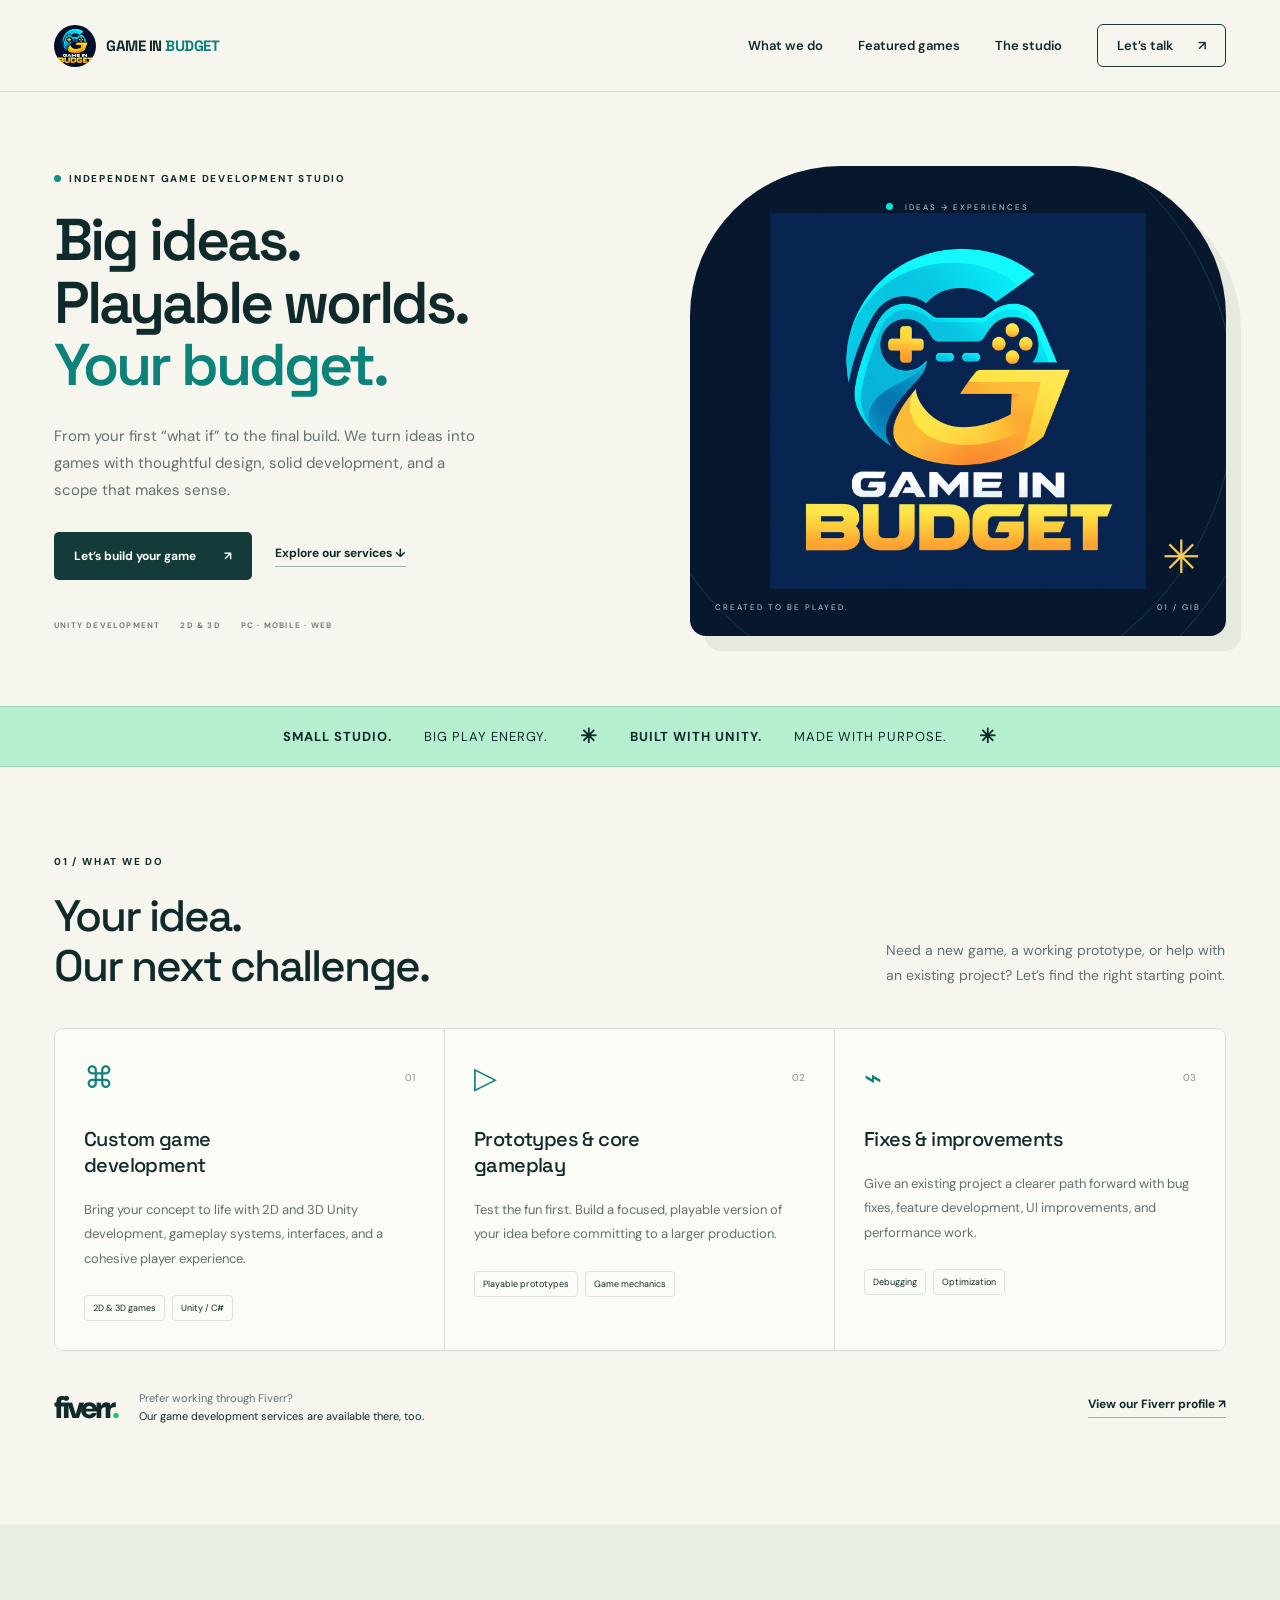
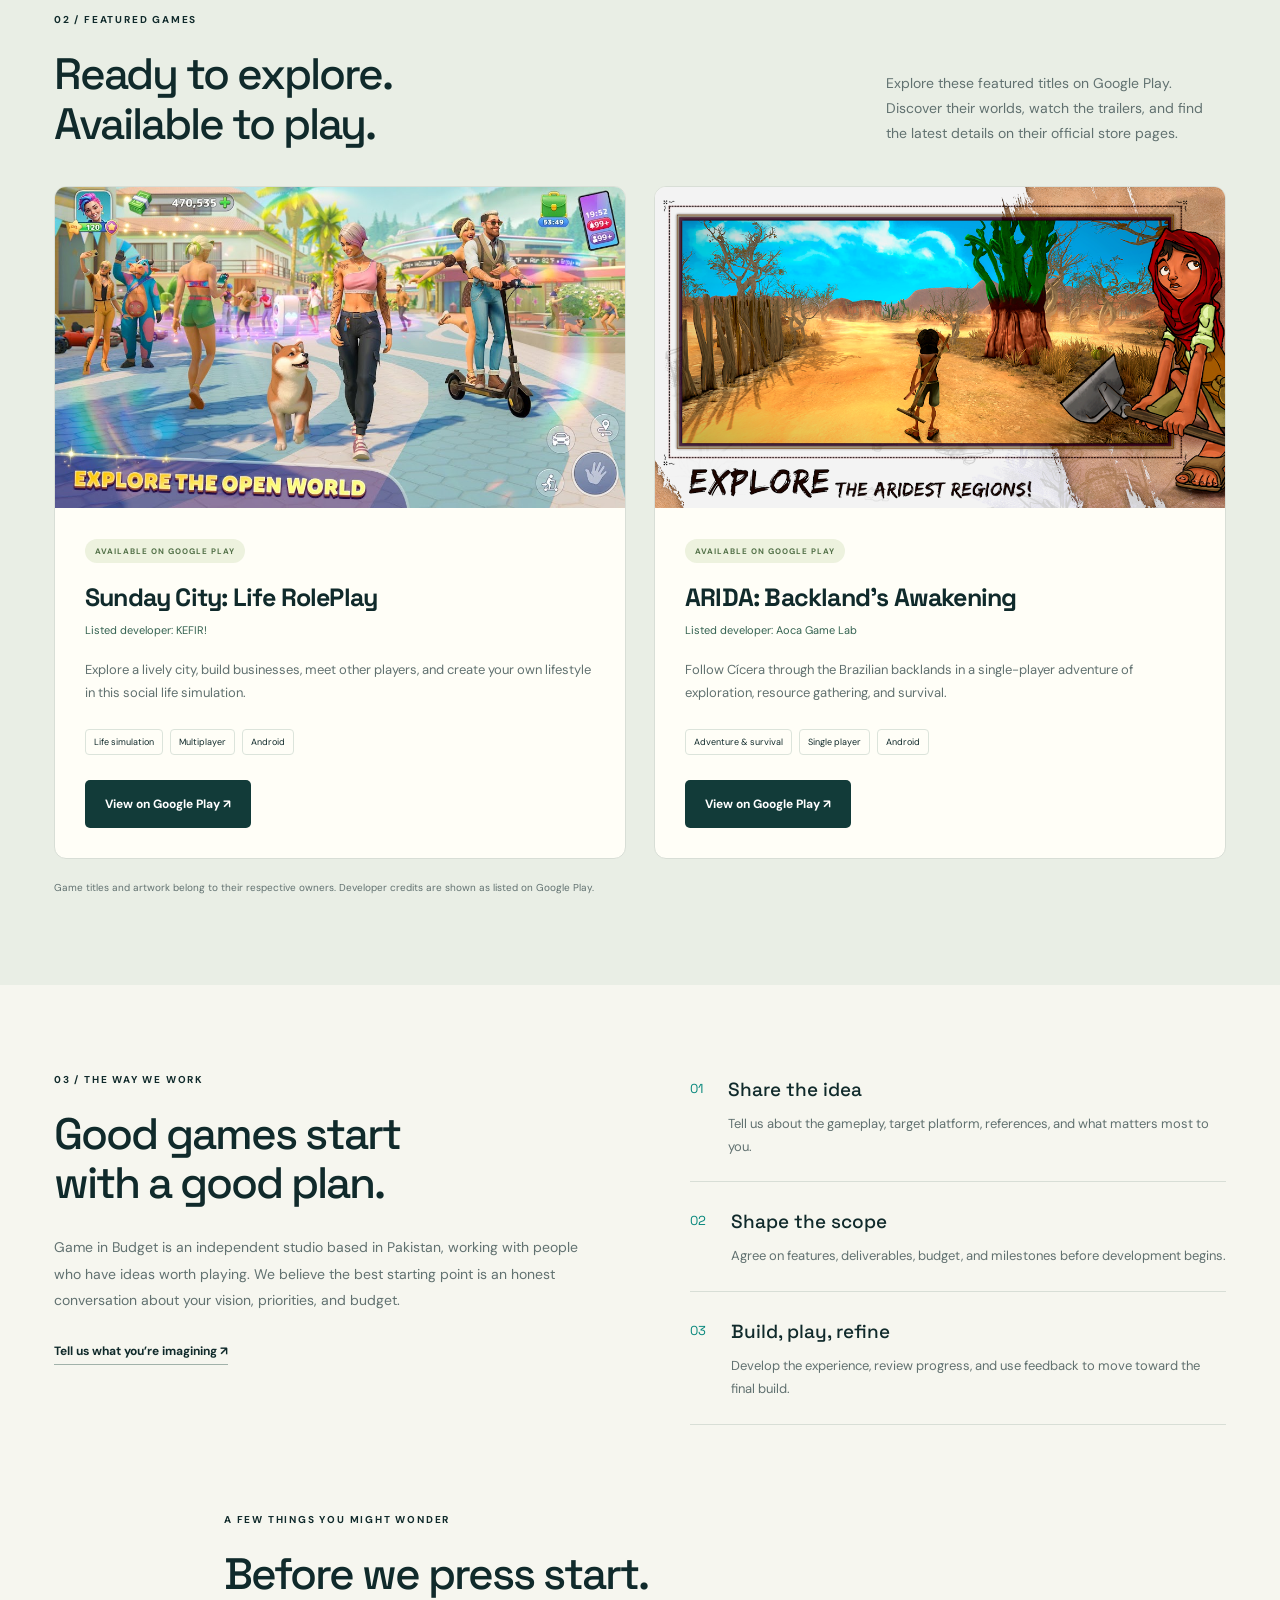
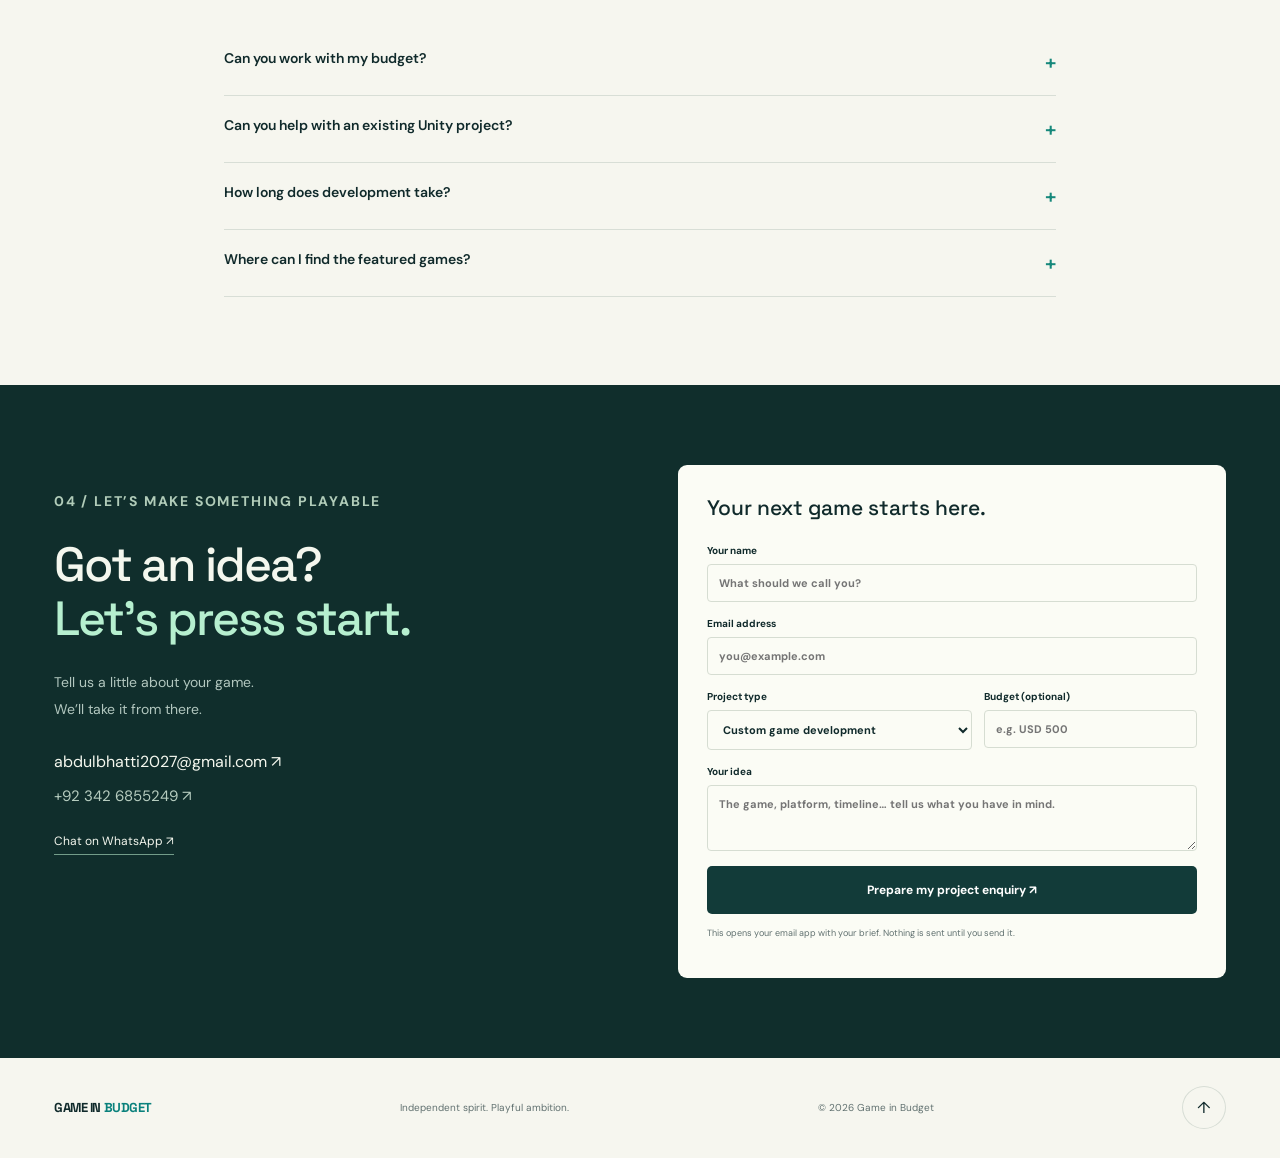
<file: index.html>
<!doctype html><html lang="en"><head><meta charset="utf-8"><meta name="viewport" content="width=device-width,initial-scale=1"><meta name="theme-color" content="#091819"><title>Game in Budget — Big ideas. Playable worlds.</title><meta name="description" content="Game in Budget creates custom Unity games and a selection of games on Google Play. Discuss your game development project with us."><link rel="icon" href="assets/logo.png"><link rel="stylesheet" href="style.css"></head><body><header><a class="brand" href="#home"><img src="assets/logo.png" alt="Game in Budget logo"><span>GAME IN <b>BUDGET</b></span></a><button class="menu" aria-label="Toggle navigation" aria-expanded="false">☰</button><nav><a href="#services">What we do</a><a href="#games">Featured games</a><a href="#studio">The studio</a><a class="nav-cta" href="#contact">Let’s talk <span>↗</span></a></nav></header><main><section class="hero wrap" id="home"><div class="hero-copy"><p class="eyebrow"><i></i> INDEPENDENT GAME DEVELOPMENT STUDIO</p><h1>Big ideas.<br>Playable worlds.<br><em>Your budget.</em></h1><p class="intro">From your first “what if” to the final build. We turn ideas into games with thoughtful design, solid development, and a scope that makes sense.</p><div class="actions"><a class="button primary" href="#contact">Let’s build your game <span>↗</span></a><a class="text-link" href="#services">Explore our services ↓</a></div><div class="hero-note"><span>UNITY DEVELOPMENT</span><span>2D & 3D</span><span>PC · MOBILE · WEB</span></div></div><div class="hero-art"><div class="orbit o1"></div><div class="orbit o2"></div><div class="art-label"><span class="dot"></span> IDEAS → EXPERIENCES</div><img src="assets/logo.png" alt="Teal and gold Game in Budget gamepad emblem"><div class="art-bottom"><span>CREATED TO BE PLAYED.</span><span>01 / GIB</span></div><span class="spark">✳</span></div></section><div class="ticker"><div>SMALL STUDIO. <span>BIG PLAY ENERGY.</span> <b>✳</b> BUILT WITH UNITY. <span>MADE WITH PURPOSE.</span> <b>✳</b></div></div><section class="wrap section" id="services"><div class="section-head"><div><p class="eyebrow">01 / WHAT WE DO</p><h2>Your idea.<br>Our next challenge.</h2></div><p>Need a new game, a working prototype, or help with an existing project? Let’s find the right starting point.</p></div><div class="services"><article><div class="service-top"><span class="icon">⌘</span><small>01</small></div><h3>Custom game development</h3><p>Bring your concept to life with 2D and 3D Unity development, gameplay systems, interfaces, and a cohesive player experience.</p><div class="tags"><span>2D & 3D games</span><span>Unity / C#</span></div></article><article><div class="service-top"><span class="icon">▷</span><small>02</small></div><h3>Prototypes & core gameplay</h3><p>Test the fun first. Build a focused, playable version of your idea before committing to a larger production.</p><div class="tags"><span>Playable prototypes</span><span>Game mechanics</span></div></article><article><div class="service-top"><span class="icon">⌁</span><small>03</small></div><h3>Fixes & improvements</h3><p>Give an existing project a clearer path forward with bug fixes, feature development, UI improvements, and performance work.</p><div class="tags"><span>Debugging</span><span>Optimization</span></div></article></div><div class="fiverr-strip"><div><span class="fiverr-word">fiverr<span>.</span></span><p>Prefer working through Fiverr?<br><strong>Our game development services are available there, too.</strong></p></div><a href="https://www.fiverr.com/s/vbbl7vD" target="_blank" rel="noopener noreferrer" class="text-link">View our Fiverr profile ↗</a></div></section><section id="games" class="games-section"><div class="wrap section"><div class="section-head"><div><p class="eyebrow">02 / FEATURED GAMES</p><h2>Ready to explore.<br>Available to play.</h2></div><p>Explore these featured titles on Google Play. Discover their worlds, watch the trailers, and find the latest details on their official store pages.</p></div><div class="live-games"><article class="live-game"><a class="game-image-link" href="https://play.google.com/store/apps/details?id=adventure.party.real.life&amp;pcampaignid=web_share" target="_blank" rel="noopener noreferrer" aria-label="View Sunday City on Google Play"><img src="assets/sunday-city.webp" alt="Sunday City: Life RolePlay official store screenshot" loading="lazy"></a><div class="live-game-body"><span class="status">AVAILABLE ON GOOGLE PLAY</span><h3>Sunday City: Life RolePlay</h3><p class="publisher">Listed developer: KEFIR!</p><p>Explore a lively city, build businesses, meet other players, and create your own lifestyle in this social life simulation.</p><div class="tags"><span>Life simulation</span><span>Multiplayer</span><span>Android</span></div><a class="button primary" href="https://play.google.com/store/apps/details?id=adventure.party.real.life&amp;pcampaignid=web_share" target="_blank" rel="noopener noreferrer">View on Google Play ↗</a></div></article><article class="live-game"><a class="game-image-link" href="https://play.google.com/store/apps/details?id=com.AocaGameLab.Arida&amp;pcampaignid=web_share" target="_blank" rel="noopener noreferrer" aria-label="View ARIDA on Google Play"><img src="assets/arida.webp" alt="ARIDA: Backland’s Awakening official store screenshot" loading="lazy"></a><div class="live-game-body"><span class="status">AVAILABLE ON GOOGLE PLAY</span><h3>ARIDA: Backland’s Awakening</h3><p class="publisher">Listed developer: Aoca Game Lab</p><p>Follow Cícera through the Brazilian backlands in a single-player adventure of exploration, resource gathering, and survival.</p><div class="tags"><span>Adventure & survival</span><span>Single player</span><span>Android</span></div><a class="button primary" href="https://play.google.com/store/apps/details?id=com.AocaGameLab.Arida&amp;pcampaignid=web_share" target="_blank" rel="noopener noreferrer">View on Google Play ↗</a></div></article></div><p class="game-credits">Game titles and artwork belong to their respective owners. Developer credits are shown as listed on Google Play.</p></div></section><section class="wrap section" id="studio"><div class="studio-grid"><div><p class="eyebrow">03 / THE WAY WE WORK</p><h2>Good games start<br>with a good plan.</h2><p class="studio-intro">Game in Budget is an independent studio based in Pakistan, working with people who have ideas worth playing. We believe the best starting point is an honest conversation about your vision, priorities, and budget.</p><a class="text-link" href="#contact">Tell us what you’re imagining ↗</a></div><div class="steps"><article><span>01</span><div><h3>Share the idea</h3><p>Tell us about the gameplay, target platform, references, and what matters most to you.</p></div></article><article><span>02</span><div><h3>Shape the scope</h3><p>Agree on features, deliverables, budget, and milestones before development begins.</p></div></article><article><span>03</span><div><h3>Build, play, refine</h3><p>Develop the experience, review progress, and use feedback to move toward the final build.</p></div></article></div></div></section><section class="wrap faq section"><p class="eyebrow">A FEW THINGS YOU MIGHT WONDER</p><h2>Before we press start.</h2><details><summary>Can you work with my budget?</summary><p>Share your budget and your must-have features. We’ll discuss a realistic scope, or suggest starting with a smaller prototype. Pricing depends on the project.</p></details><details><summary>Can you help with an existing Unity project?</summary><p>Yes. Send a description of the issue or feature, your Unity version, and any relevant screenshots. We can review the work needed before agreeing on the next steps.</p></details><details><summary>How long does development take?</summary><p>Timelines depend on complexity and scope. We’ll discuss milestones and an estimated schedule once we understand your requirements.</p></details><details><summary>Where can I find the featured games?</summary><p>Use the “View on Google Play” buttons in the featured games section to open each official listing. Availability and pricing are shown by Google Play for your region.</p></details></section><section id="contact" class="contact-section"><div class="wrap contact-grid"><div><p class="eyebrow">04 / LET’S MAKE SOMETHING PLAYABLE</p><h2>Got an idea?<br><em>Let’s press start.</em></h2><p>Tell us a little about your game.<br>We’ll take it from there.</p><a class="contact-link" href="mailto:abdulbhatti2027@gmail.com">abdulbhatti2027@gmail.com ↗</a><a class="contact-link phone" href="tel:+923426855249">+92 342 6855249 ↗</a><a class="whatsapp" target="_blank" rel="noopener" href="https://wa.me/923426855249">Chat on WhatsApp ↗</a></div><form id="brief"><h3>Your next game starts here.</h3><label>Your name<input name="name" placeholder="What should we call you?" required maxlength="100" autocomplete="name"></label><label>Email address<input name="email" type="email" placeholder="you@example.com" required autocomplete="email"></label><div class="form-row"><label>Project type<select name="type"><option>Custom game development</option><option>Playable prototype</option><option>Bug fixes & improvements</option><option>Other enquiry</option></select></label><label>Budget (optional)<input name="budget" placeholder="e.g. USD 500"></label></div><label>Your idea<textarea name="idea" placeholder="The game, platform, timeline… tell us what you have in mind." required rows="3" maxlength="5000"></textarea></label><button class="button primary" type="submit">Prepare my project enquiry ↗</button><small>This opens your email app with your brief. Nothing is sent until you send it.</small><p id="form-status" role="status"></p></form></div></section></main><footer class="wrap"><a class="brand" href="#home">GAME IN <b>BUDGET</b></a><p>Independent spirit. Playful ambition.</p><span>© <span id="year">2026</span> Game in Budget</span><a href="#home" aria-label="Back to top">↑</a></footer><script src="app.js"></script></body></html>
</file>
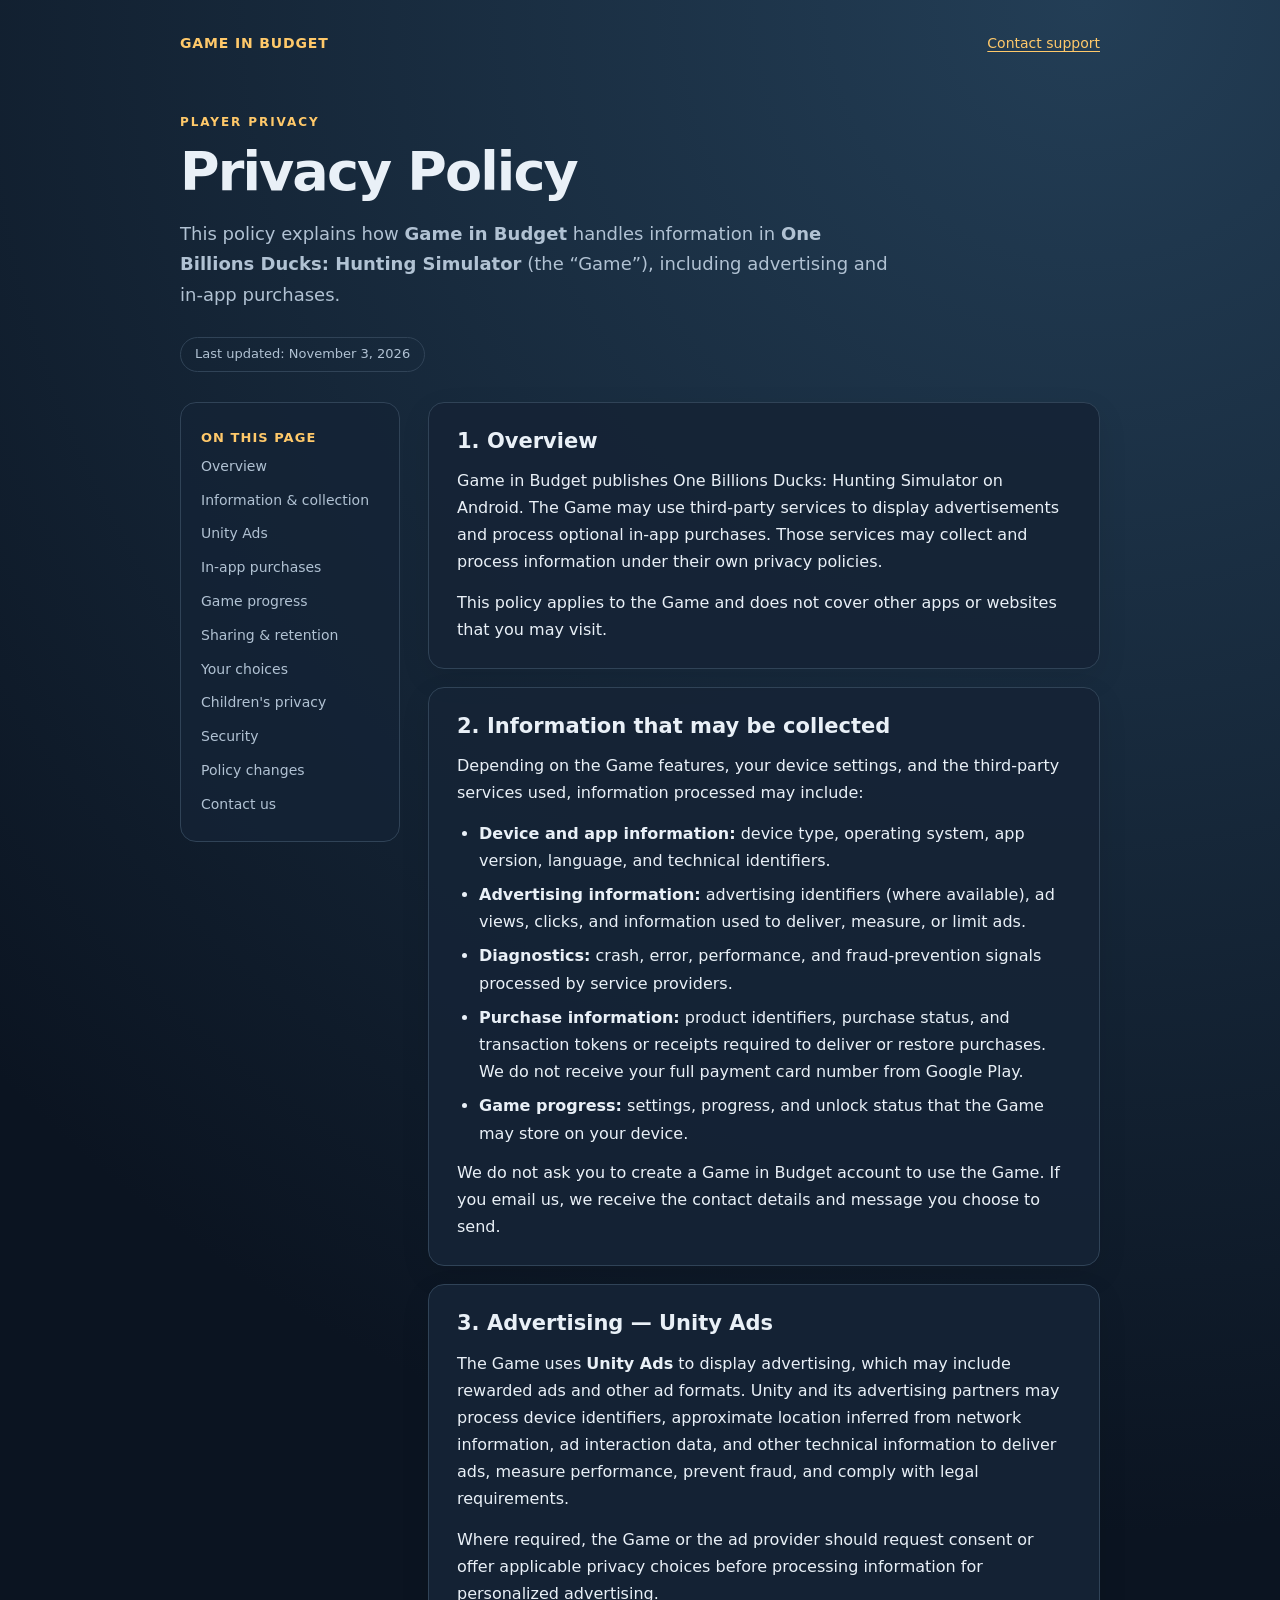
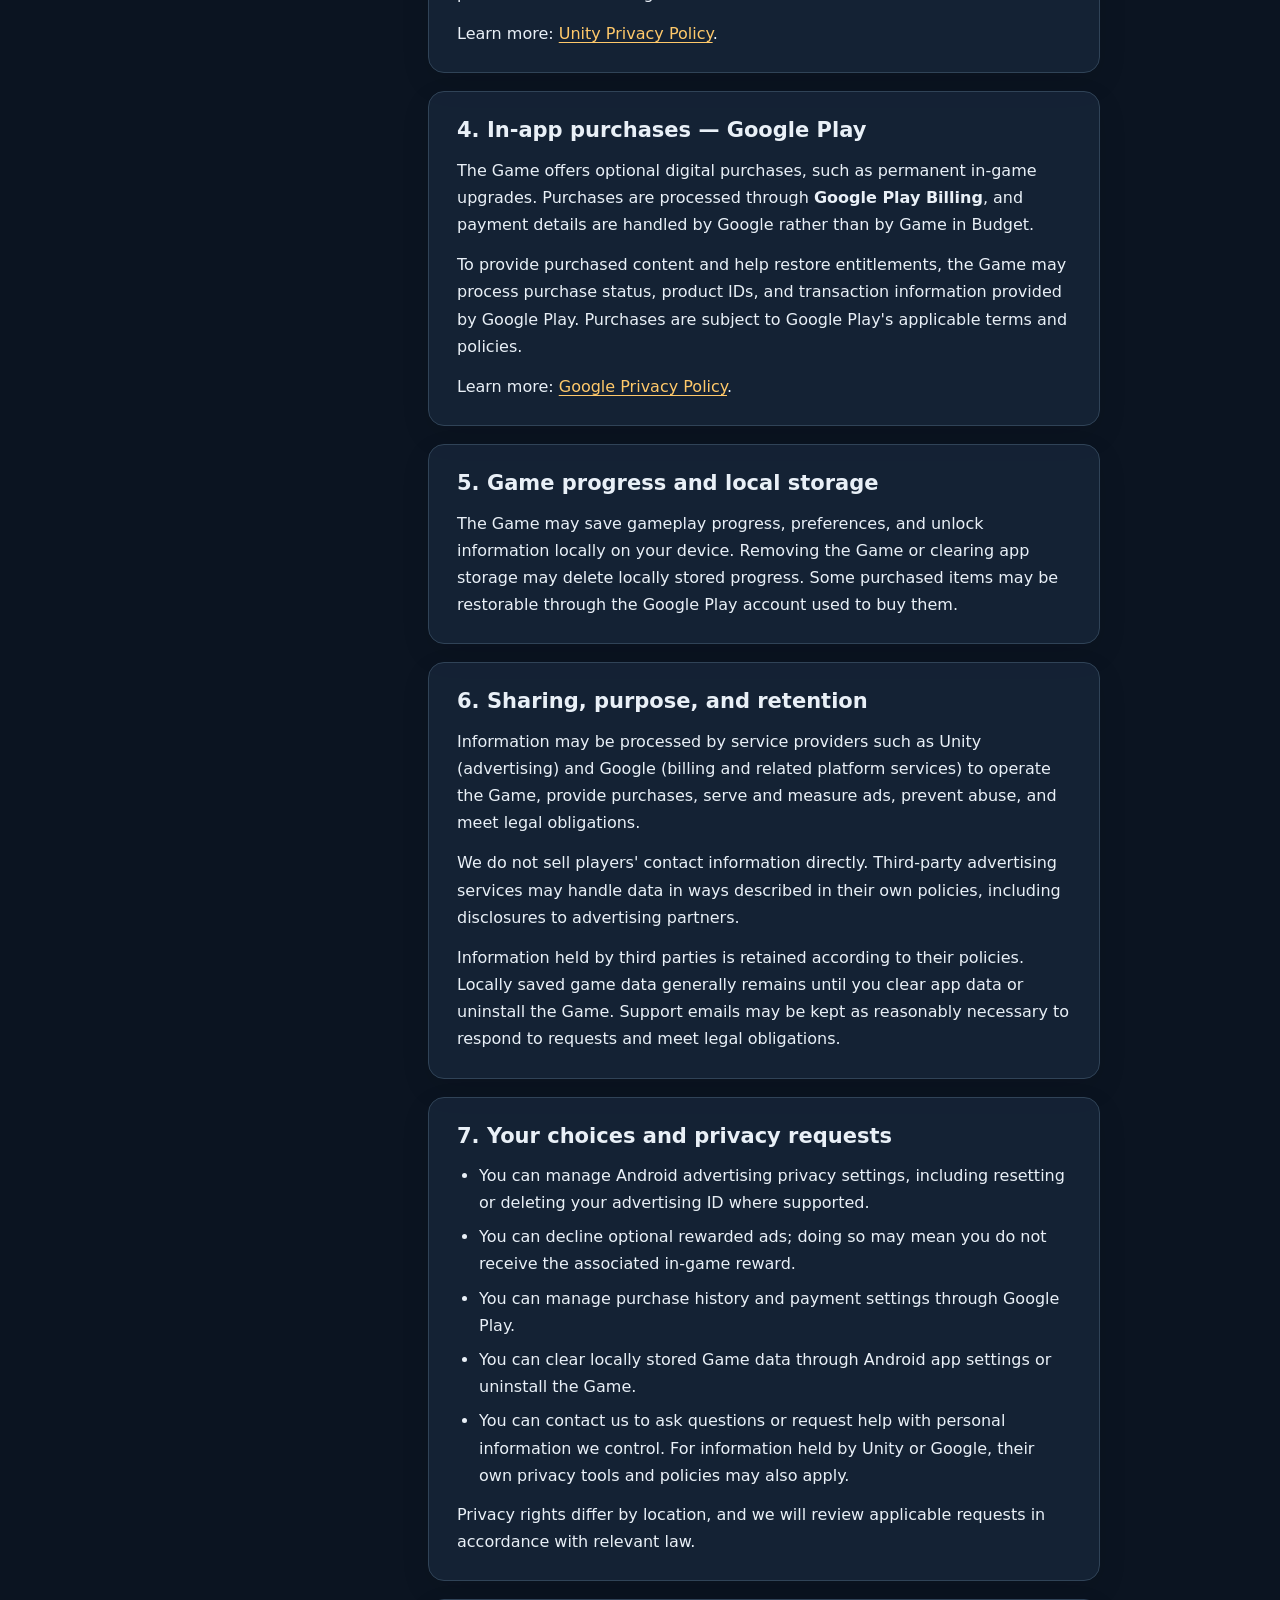
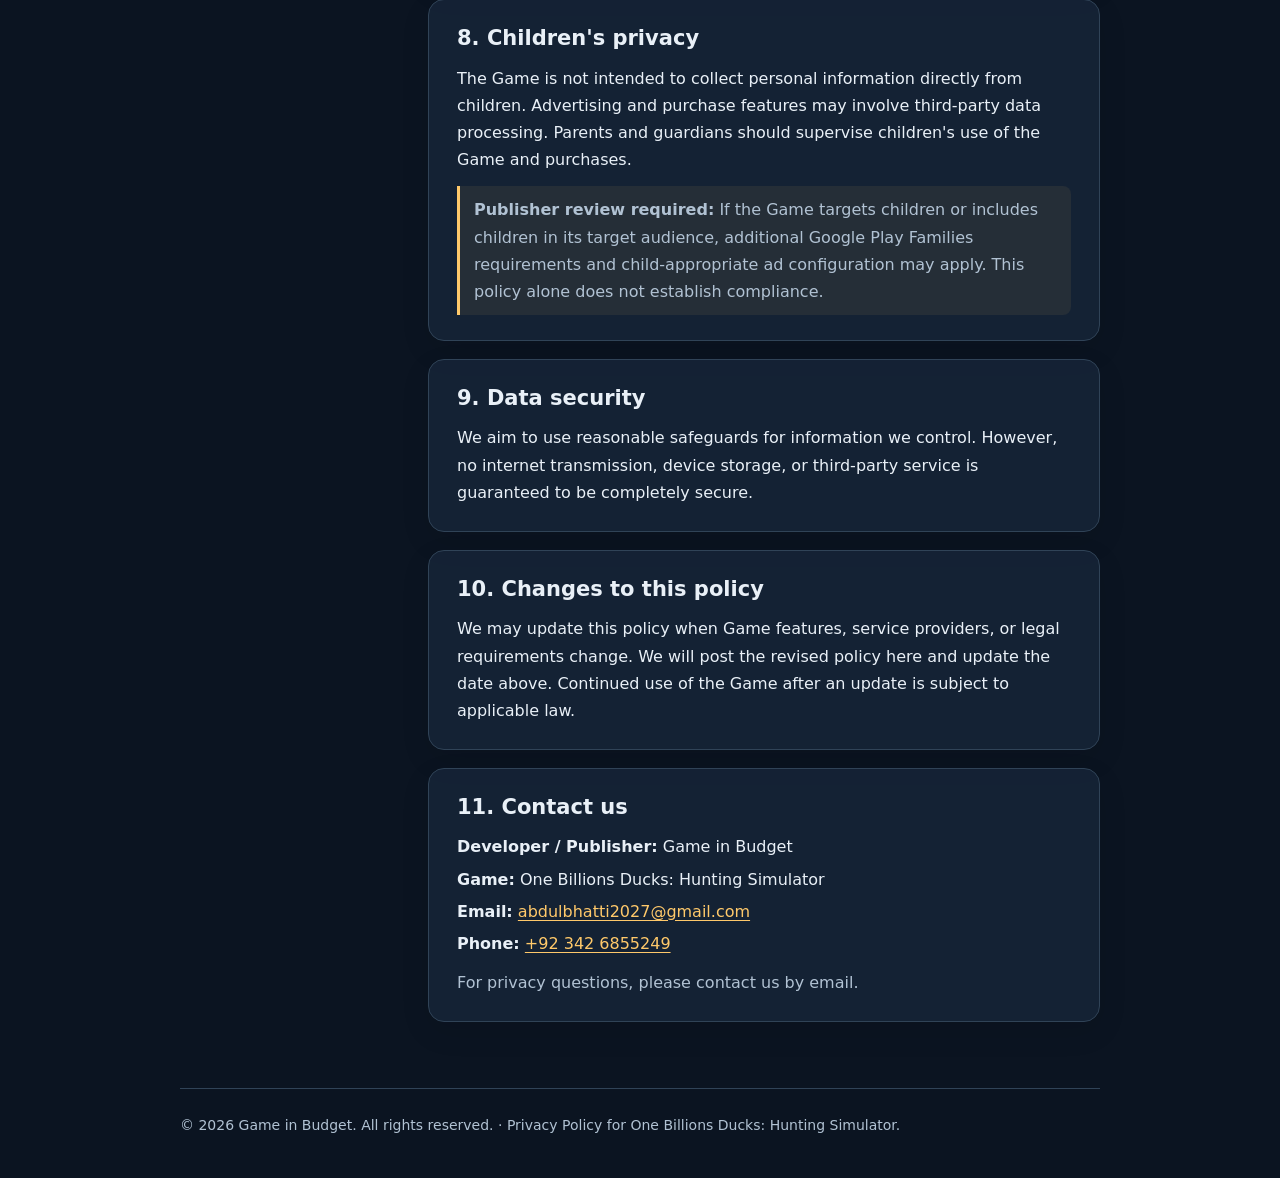
<file: one_billions_ducks_privacy_policy.html>
<!DOCTYPE html>
<html lang="en">
<head>
  <meta charset="UTF-8">
  <meta name="viewport" content="width=device-width, initial-scale=1">
  <meta name="description" content="Privacy Policy for One Billions Ducks: Hunting Simulator by Game in Budget.">
  <meta name="theme-color" content="#0c1726">
  <title>Privacy Policy | One Billions Ducks: Hunting Simulator</title>
  <style>
    :root {color-scheme:dark; --bg:#0b1421;--panel:#152336;--text:#e9f0f7;--muted:#b1c2d3;--accent:#ffc96a;--line:#304357;}
    * {box-sizing:border-box} html{scroll-behavior:smooth} body{margin:0;background:radial-gradient(circle at 85% 0%,#233e56 0%,transparent 34%),var(--bg);color:var(--text);font:16px/1.7 system-ui,-apple-system,"Segoe UI",Roboto,Arial,sans-serif}
    a{color:var(--accent);text-underline-offset:3px} a:hover{color:#ffe2a6}
    .wrap{width:min(100% - 36px,920px);margin:auto}.top{padding:32px 0 14px;display:flex;align-items:center;justify-content:space-between;gap:16px;flex-wrap:wrap}.brand{font-weight:800;letter-spacing:.06em;text-transform:uppercase;font-size:14px;color:var(--accent)}.top a{font-size:14px}
    .hero{padding:42px 0 30px} .eyebrow{color:var(--accent);text-transform:uppercase;font-weight:700;letter-spacing:.16em;font-size:12px}h1{font-size:clamp(34px,5vw,54px);line-height:1.12;margin:10px 0 16px;letter-spacing:-.035em} .intro{font-size:18px;color:var(--muted);max-width:720px}.meta{display:inline-block;margin-top:14px;border:1px solid var(--line);border-radius:999px;padding:5px 14px;font-size:13px;color:var(--muted)}
    .layout{display:grid;grid-template-columns:220px minmax(0,1fr);gap:28px;align-items:start;margin-bottom:48px}.toc{position:sticky;top:20px;background:rgba(21,35,54,.8);border:1px solid var(--line);border-radius:16px;padding:20px}.toc strong{font-size:13px;color:var(--accent);text-transform:uppercase;letter-spacing:.08em}.toc a{display:block;text-decoration:none;color:var(--muted);font-size:14px;padding:5px 0}.toc a:hover{color:var(--accent)}main{min-width:0}.card{background:rgba(21,35,54,.92);border:1px solid var(--line);border-radius:16px;padding:25px 28px;margin-bottom:18px;box-shadow:0 10px 30px rgba(0,0,0,.09)}h2{font-size:21px;line-height:1.3;margin:0 0 12px}p{margin:0 0 13px}p:last-child{margin-bottom:0}ul{margin:8px 0 12px;padding-left:22px}li{margin-bottom:7px} .note{border-left:3px solid var(--accent);padding:10px 14px;background:rgba(255,201,106,.07);border-radius:0 8px 8px 0;color:var(--muted)}.muted{color:var(--muted)}footer{border-top:1px solid var(--line);padding:25px 0 40px;color:var(--muted);font-size:14px}.contact{display:grid;gap:5px} @media(max-width:720px){.layout{display:block}.toc{position:static;margin-bottom:20px}.card{padding:22px 19px}.hero{padding-top:26px}}
  </style>
</head>
<body>
  <div class="wrap">
    <header class="top"><div class="brand">Game in Budget</div><a href="mailto:abdulbhatti2027@gmail.com">Contact support</a></header>
    <section class="hero" aria-labelledby="page-title">
      <div class="eyebrow">Player privacy</div>
      <h1 id="page-title">Privacy Policy</h1>
      <p class="intro">This policy explains how <strong>Game in Budget</strong> handles information in <strong>One Billions Ducks: Hunting Simulator</strong> (the “Game”), including advertising and in-app purchases.</p>
      <div class="meta">Last updated: November 3, 2026</div>
    </section>
    <div class="layout">
      <nav class="toc" aria-label="Privacy policy sections"><strong>On this page</strong><a href="#overview">Overview</a><a href="#information">Information &amp; collection</a><a href="#ads">Unity Ads</a><a href="#purchases">In-app purchases</a><a href="#storage">Game progress</a><a href="#sharing">Sharing &amp; retention</a><a href="#choices">Your choices</a><a href="#children">Children's privacy</a><a href="#security">Security</a><a href="#changes">Policy changes</a><a href="#contact">Contact us</a></nav>
      <main>
        <section class="card" id="overview"><h2>1. Overview</h2><p>Game in Budget publishes One Billions Ducks: Hunting Simulator on Android. The Game may use third-party services to display advertisements and process optional in-app purchases. Those services may collect and process information under their own privacy policies.</p><p>This policy applies to the Game and does not cover other apps or websites that you may visit.</p></section>
        <section class="card" id="information"><h2>2. Information that may be collected</h2><p>Depending on the Game features, your device settings, and the third-party services used, information processed may include:</p><ul><li><strong>Device and app information:</strong> device type, operating system, app version, language, and technical identifiers.</li><li><strong>Advertising information:</strong> advertising identifiers (where available), ad views, clicks, and information used to deliver, measure, or limit ads.</li><li><strong>Diagnostics:</strong> crash, error, performance, and fraud-prevention signals processed by service providers.</li><li><strong>Purchase information:</strong> product identifiers, purchase status, and transaction tokens or receipts required to deliver or restore purchases. We do not receive your full payment card number from Google Play.</li><li><strong>Game progress:</strong> settings, progress, and unlock status that the Game may store on your device.</li></ul><p>We do not ask you to create a Game in Budget account to use the Game. If you email us, we receive the contact details and message you choose to send.</p></section>
        <section class="card" id="ads"><h2>3. Advertising — Unity Ads</h2><p>The Game uses <strong>Unity Ads</strong> to display advertising, which may include rewarded ads and other ad formats. Unity and its advertising partners may process device identifiers, approximate location inferred from network information, ad interaction data, and other technical information to deliver ads, measure performance, prevent fraud, and comply with legal requirements.</p><p>Where required, the Game or the ad provider should request consent or offer applicable privacy choices before processing information for personalized advertising.</p><p>Learn more: <a href="https://unity.com/legal/privacy-policy" target="_blank" rel="noopener noreferrer">Unity Privacy Policy</a>.</p></section>
        <section class="card" id="purchases"><h2>4. In-app purchases — Google Play</h2><p>The Game offers optional digital purchases, such as permanent in-game upgrades. Purchases are processed through <strong>Google Play Billing</strong>, and payment details are handled by Google rather than by Game in Budget.</p><p>To provide purchased content and help restore entitlements, the Game may process purchase status, product IDs, and transaction information provided by Google Play. Purchases are subject to Google Play's applicable terms and policies.</p><p>Learn more: <a href="https://policies.google.com/privacy" target="_blank" rel="noopener noreferrer">Google Privacy Policy</a>.</p></section>
        <section class="card" id="storage"><h2>5. Game progress and local storage</h2><p>The Game may save gameplay progress, preferences, and unlock information locally on your device. Removing the Game or clearing app storage may delete locally stored progress. Some purchased items may be restorable through the Google Play account used to buy them.</p></section>
        <section class="card" id="sharing"><h2>6. Sharing, purpose, and retention</h2><p>Information may be processed by service providers such as Unity (advertising) and Google (billing and related platform services) to operate the Game, provide purchases, serve and measure ads, prevent abuse, and meet legal obligations.</p><p>We do not sell players' contact information directly. Third-party advertising services may handle data in ways described in their own policies, including disclosures to advertising partners.</p><p>Information held by third parties is retained according to their policies. Locally saved game data generally remains until you clear app data or uninstall the Game. Support emails may be kept as reasonably necessary to respond to requests and meet legal obligations.</p></section>
        <section class="card" id="choices"><h2>7. Your choices and privacy requests</h2><ul><li>You can manage Android advertising privacy settings, including resetting or deleting your advertising ID where supported.</li><li>You can decline optional rewarded ads; doing so may mean you do not receive the associated in-game reward.</li><li>You can manage purchase history and payment settings through Google Play.</li><li>You can clear locally stored Game data through Android app settings or uninstall the Game.</li><li>You can contact us to ask questions or request help with personal information we control. For information held by Unity or Google, their own privacy tools and policies may also apply.</li></ul><p>Privacy rights differ by location, and we will review applicable requests in accordance with relevant law.</p></section>
        <section class="card" id="children"><h2>8. Children's privacy</h2><p>The Game is not intended to collect personal information directly from children. Advertising and purchase features may involve third-party data processing. Parents and guardians should supervise children's use of the Game and purchases.</p><p class="note"><strong>Publisher review required:</strong> If the Game targets children or includes children in its target audience, additional Google Play Families requirements and child-appropriate ad configuration may apply. This policy alone does not establish compliance.</p></section>
        <section class="card" id="security"><h2>9. Data security</h2><p>We aim to use reasonable safeguards for information we control. However, no internet transmission, device storage, or third-party service is guaranteed to be completely secure.</p></section>
        <section class="card" id="changes"><h2>10. Changes to this policy</h2><p>We may update this policy when Game features, service providers, or legal requirements change. We will post the revised policy here and update the date above. Continued use of the Game after an update is subject to applicable law.</p></section>
        <section class="card" id="contact"><h2>11. Contact us</h2><div class="contact"><span><strong>Developer / Publisher:</strong> Game in Budget</span><span><strong>Game:</strong> One Billions Ducks: Hunting Simulator</span><span><strong>Email:</strong> <a href="mailto:abdulbhatti2027@gmail.com">abdulbhatti2027@gmail.com</a></span><span><strong>Phone:</strong> <a href="tel:+923426855249">+92 342 6855249</a></span></div><p class="muted" style="margin-top:12px">For privacy questions, please contact us by email.</p></section>
      </main>
    </div>
    <footer>© 2026 Game in Budget. All rights reserved. · Privacy Policy for One Billions Ducks: Hunting Simulator.</footer>
  </div>
</body>
</html>
</file>
<file: style.css>
@import url('https://fonts.googleapis.com/css2?family=DM+Sans:wght@400;500;600;700&family=Space+Grotesk:wght@400;500;600;700&display=swap');
:root{--bg:#f6f6ef;--ink:#102a2b;--muted:#617170;--teal:#b6efcf;--line:#d8ded6;--gold:#f4c95d}*{box-sizing:border-box}html{scroll-behavior:smooth;scroll-padding-top:95px}body{margin:0;background:var(--bg);color:var(--ink);font-family:'DM Sans',Arial,sans-serif}a{color:inherit;text-decoration:none}button,input,select,textarea{font:inherit}button,a,input,select,textarea,summary{-webkit-tap-highlight-color:transparent}a:focus-visible,button:focus-visible,summary:focus-visible{outline:3px solid #078a86;outline-offset:5px}.wrap{max-width:1280px;margin:auto;padding-left:54px;padding-right:54px}header{height:92px;display:flex;align-items:center;justify-content:space-between;padding:0 54px;max-width:1440px;margin:auto;border-bottom:1px solid var(--line)}.brand{display:flex;align-items:center;gap:10px;font-family:'Space Grotesk',sans-serif;font-size:15px;font-weight:700;letter-spacing:-.5px}.brand img{height:42px;width:42px;object-fit:cover;border-radius:50%}.brand b{color:#0a817c}nav{display:flex;align-items:center;gap:35px;font-size:13px;font-weight:600}.nav-cta{border:1px solid #193536;border-radius:6px;padding:12px 19px}.nav-cta span{margin-left:22px}.menu{display:none}.hero{display:grid;grid-template-columns:1.1fr 1fr;gap:46px;padding-top:74px;padding-bottom:70px;align-items:center}.eyebrow{font-size:10px;letter-spacing:1.8px;font-weight:700;margin:0 0 24px;display:flex;align-items:center;gap:8px}.eyebrow i,.dot{width:7px;height:7px;background:#0f9280;border-radius:50%;display:inline-block}h1,h2,h3{font-family:'Space Grotesk',sans-serif}h1{font-size:clamp(45px,4.6vw,65px);line-height:1.06;letter-spacing:-3px;margin:0 0 26px;font-weight:600}em{font-style:normal;color:#0b827a}.intro{color:var(--muted);font-size:15px;line-height:1.8;max-width:425px}.actions{display:flex;align-items:center;gap:23px;margin-top:28px}.button{border:0;padding:16px 20px;display:inline-flex;justify-content:center;gap:28px;align-items:center;border-radius:5px;font-size:12px;font-weight:700;cursor:pointer;transition:transform .2s,background .2s}.button:hover{transform:translateY(-3px)}.primary{background:#123b39;color:#fff}.primary:hover{background:#08756f}.text-link{font-size:12px;font-weight:700;border-bottom:1px solid #a1b2aa;padding-bottom:5px}.hero-note{display:flex;gap:20px;margin-top:40px;font-size:8px;letter-spacing:1.2px;color:#75817c;font-weight:700}.hero-art{height:470px;background:#07172d;position:relative;overflow:hidden;border-radius:150px 150px 16px 16px;display:flex;align-items:center;justify-content:center;box-shadow:15px 15px 0 #e5e9de}.hero-art img{width:80%;height:80%;object-fit:contain;mix-blend-mode:screen;position:relative}.art-label,.art-bottom{position:absolute;color:#b7d5cf;font-size:8px;letter-spacing:2px;z-index:2}.art-label{top:36px}.art-label .dot{background:#04e8da;margin-right:8px}.art-bottom{bottom:24px;left:25px;right:25px;display:flex;justify-content:space-between}.orbit{position:absolute;border:1px solid #143a45;width:600px;height:600px;border-radius:50%;top:-65px;left:-55px}.o2{width:680px;height:680px;left:-95px;top:-105px}.spark{position:absolute;bottom:49px;right:25px;font-size:46px;color:var(--gold)}.ticker{background:var(--teal);border-top:1px solid #a3d9b8;border-bottom:1px solid #a3d9b8;padding:21px 20px;overflow:hidden}.ticker div{display:flex;justify-content:center;gap:32px;white-space:nowrap;font-size:13px;font-weight:700;letter-spacing:1px}.ticker span{font-weight:400}.ticker b{font-size:20px;line-height:16px}.section{padding-top:88px;padding-bottom:88px}.section-head{display:flex;align-items:flex-end;justify-content:space-between;gap:60px;margin-bottom:37px}h2{font-size:44px;line-height:1.13;letter-spacing:-2px;font-weight:500;margin:0}.section-head>p{max-width:340px;color:var(--muted);font-size:14px;line-height:1.8;margin-bottom:3px}.services{display:grid;grid-template-columns:repeat(3,1fr);border:1px solid var(--line);border-radius:9px;overflow:hidden}.services article{padding:29px;border-right:1px solid var(--line);background:#fcfcf7}.services article:last-child{border:0}.service-top{display:flex;justify-content:space-between;align-items:center;margin-bottom:29px}.icon{font-size:30px;color:#0d8276}.service-top small{font-size:10px;color:#85928c}.services h3{font-size:20px;letter-spacing:-.6px;font-weight:500;max-width:230px;line-height:1.3}.services p{font-size:13px;color:var(--muted);line-height:1.85}.tags{display:flex;gap:7px;flex-wrap:wrap;margin-top:24px}.tags span{font-size:9px;border:1px solid #dce4db;padding:6px 8px;border-radius:4px}.fiverr-strip{display:flex;justify-content:space-between;align-items:center;margin-top:27px;gap:20px}.fiverr-strip>div{display:flex;gap:22px;align-items:center}.fiverr-word{font-weight:900;letter-spacing:-3px;font-size:31px}.fiverr-word span{color:#1dbf73}.fiverr-strip p{font-size:11px;line-height:1.7;color:var(--muted)}.fiverr-strip strong{font-weight:400;color:var(--ink)}.games-section{background:#e9eee5}.game-feature{display:grid;grid-template-columns:1.1fr 1fr;border-radius:10px;overflow:hidden;background:#fffef7;min-height:360px}.game-visual{position:relative;overflow:hidden;background:#143c39;display:flex;align-items:center;justify-content:center;min-height:350px}.game-grid{position:absolute;inset:0;background-image:linear-gradient(#ffffff0a 1px,transparent 1px),linear-gradient(90deg,#ffffff0a 1px,transparent 1px);background-size:35px 35px;transform:rotate(-15deg) scale(1.5)}.play-emblem{font-family:'Space Grotesk',sans-serif;font-size:190px;line-height:1;font-weight:700;color:#bcf0cc;transform:rotate(-12deg);text-shadow:10px 12px 0 #082a28;position:relative}.play-emblem span{position:absolute;color:var(--gold);font-size:55px;right:-24px;top:75px;transform:rotate(12deg)}.pixel{position:absolute;width:30px;height:30px;background:var(--gold);transform:rotate(-12deg)}.p1{top:55px;left:70px}.p2{right:60px;bottom:80px;width:17px;height:17px;background:#9ed2b0}.p3{right:90px;top:45px;width:12px;height:12px}.visual-caption{position:absolute;bottom:27px;font-size:9px;color:#b8d7c5;letter-spacing:2px}.game-copy{padding:43px}.status{font-size:8px;letter-spacing:1px;background:#edf2de;padding:7px 10px;border-radius:20px;color:#527047;font-weight:700}.game-copy h3{font-size:30px;font-weight:500;letter-spacing:-1px;margin:23px 0 17px}.game-copy p{font-size:13px;color:var(--muted);line-height:1.8}.game-copy .release-note{font-weight:600;color:#264a3c;font-size:11px}.light{background:#e7efdf;margin-top:8px;color:#224237}.studio-grid{display:grid;grid-template-columns:1fr 1fr;gap:100px}.studio-intro{font-size:14px;color:var(--muted);line-height:1.9;margin:25px 0}.steps article{display:flex;gap:25px;padding:23px 0;border-bottom:1px solid var(--line)}.steps article:first-child{padding-top:0}.steps article>span{font-family:'Space Grotesk';font-size:13px;color:#07877c;margin-top:7px}.steps h3{font-size:19px;margin:4px 0 10px;font-weight:500}.steps p{color:var(--muted);font-size:13px;line-height:1.8;margin:0}.faq{padding-top:0;max-width:940px}.faq h2{margin-bottom:30px}details{border-bottom:1px solid var(--line);padding:20px 0}summary{cursor:pointer;font-size:14px;font-weight:600;list-style:none;display:flex;justify-content:space-between;gap:20px}summary:after{content:'+';font-size:20px;color:#16887b}details[open] summary:after{content:'−'}details p{font-size:13px;color:var(--muted);line-height:1.8;max-width:680px}.contact-section{background:#102e2c;color:#f4f7ee;padding:80px 0}.contact-grid{display:grid;grid-template-columns:1fr 1fr;gap:75px}.contact-section .eyebrow{color:#b1ccb9}.contact-section h2{font-size:48px}.contact-section em{color:#b6efcf}.contact-section p{font-size:14px;line-height:1.9;color:#b2c7bf;margin:23px 0}.contact-link{display:block;font-size:16px;margin:28px 0 14px}.contact-link.phone{font-size:15px;margin-top:0;color:#b6ccbf}.whatsapp{display:inline-block;border-bottom:1px solid #739d8a;margin-top:13px;padding-bottom:5px;font-size:12px}form{background:#fbfcf5;color:var(--ink);border-radius:9px;padding:29px}form h3{font-size:21px;font-weight:500;margin:0 0 23px}label{display:block;font-size:10px;font-weight:700;margin-bottom:15px}input,select,textarea{display:block;width:100%;background:transparent;border:1px solid #d6ddd2;border-radius:4px;padding:11px;margin-top:7px;font-size:11px;color:var(--ink)}textarea{resize:vertical}input:focus,select:focus,textarea:focus{outline:2px solid #218a7c;outline-offset:1px}.form-row{display:grid;grid-template-columns:1.25fr 1fr;gap:12px}form .button{width:100%}form small{display:block;font-size:9px;color:var(--muted);line-height:1.6;margin-top:12px}#form-status{color:#236b53;font-size:11px;margin:8px 0 0}footer{min-height:100px;display:flex;align-items:center;justify-content:space-between;gap:25px}footer .brand{font-size:13px;gap:3px}footer p,footer>span{font-size:10px;color:var(--muted)}footer>a:last-child{border:1px solid var(--line);padding:10px 14px;border-radius:50%}@media(min-width:1500px){header{max-width:1280px}}@media(max-width:950px){.wrap{padding-left:30px;padding-right:30px}header{padding:0 30px}.hero{gap:24px}.hero-art{height:390px}h1{font-size:49px}.actions{gap:15px;flex-wrap:wrap}.hero-note{gap:10px;font-size:7px}.services article{padding:23px}.studio-grid,.contact-grid{gap:45px}.game-copy{padding:30px}.contact-section h2{font-size:40px}.ticker div{gap:20px;font-size:11px}}@media(max-width:680px){header{height:76px;padding:0 22px;position:relative}.brand{font-size:13px}.brand img{height:35px;width:35px}.menu{display:block;background:none;border:1px solid var(--line);padding:6px 11px;border-radius:5px}nav{display:none;position:absolute;top:75px;left:0;right:0;background:var(--bg);padding:25px;z-index:10;border-bottom:1px solid var(--line);box-shadow:0 15px 20px #0001}nav.open{display:flex;flex-direction:column;align-items:stretch;gap:22px}.wrap{padding-left:23px;padding-right:23px}.hero{grid-template-columns:1fr;padding-top:45px;gap:38px;padding-bottom:43px}h1{font-size:51px;letter-spacing:-2.5px}.eyebrow{font-size:8px;letter-spacing:1.3px}.hero-art{height:370px;max-width:400px;width:100%;margin:auto;border-radius:100px 100px 12px 12px;box-shadow:8px 8px 0 #e5e9de}.hero-note{font-size:8px;gap:16px;margin-top:28px}.ticker div{width:max-content;font-size:10px;gap:18px}.section{padding-top:57px;padding-bottom:57px}.section-head{display:block;margin-bottom:26px}h2{font-size:35px;letter-spacing:-1.5px}.section-head>p{margin-top:23px;max-width:none}.services{grid-template-columns:1fr}.services article{border-right:0;border-bottom:1px solid var(--line);padding:26px}.services h3{max-width:none}.service-top{margin-bottom:15px}.fiverr-strip{align-items:flex-start;flex-direction:column;gap:12px}.fiverr-strip>div{gap:20px}.game-feature,.studio-grid,.contact-grid{grid-template-columns:1fr}.game-visual{min-height:310px}.game-copy{padding:29px}.studio-grid{gap:35px}.faq{padding-top:0}.contact-section{padding:55px 0}.contact-grid{gap:35px}.contact-section h2{font-size:40px}.contact-link{font-size:15px}form{padding:23px}.form-row{grid-template-columns:1fr}footer{flex-wrap:wrap;gap:15px;padding-top:30px;padding-bottom:30px}footer p{display:none}footer>span{margin-left:auto}footer>a:last-child{display:none}}@media(prefers-reduced-motion:reduce){html{scroll-behavior:auto}*{transition:none!important}}

.live-games{display:grid;grid-template-columns:1fr 1fr;gap:28px}.live-game{background:#fffef7;border:1px solid #d8ded6;border-radius:12px;overflow:hidden}.game-image-link{display:block;background:#163b38;overflow:hidden}.game-image-link img{display:block;width:100%;aspect-ratio:16/9;object-fit:cover;transition:transform .3s}.game-image-link:hover img{transform:scale(1.025)}.live-game-body{padding:30px}.live-game-body h3{font-size:25px;letter-spacing:-.8px;margin:23px 0 9px;line-height:1.2}.live-game-body p{font-size:13px;color:var(--muted);line-height:1.8}.live-game-body .publisher{font-size:11px;color:#346251;margin:0 0 17px}.live-game-body .button{margin-top:25px}.game-credits{font-size:10px;color:var(--muted);line-height:1.8;margin:20px 0 0}@media(max-width:680px){.live-games{grid-template-columns:1fr}.live-game-body{padding:25px}}
</file>
